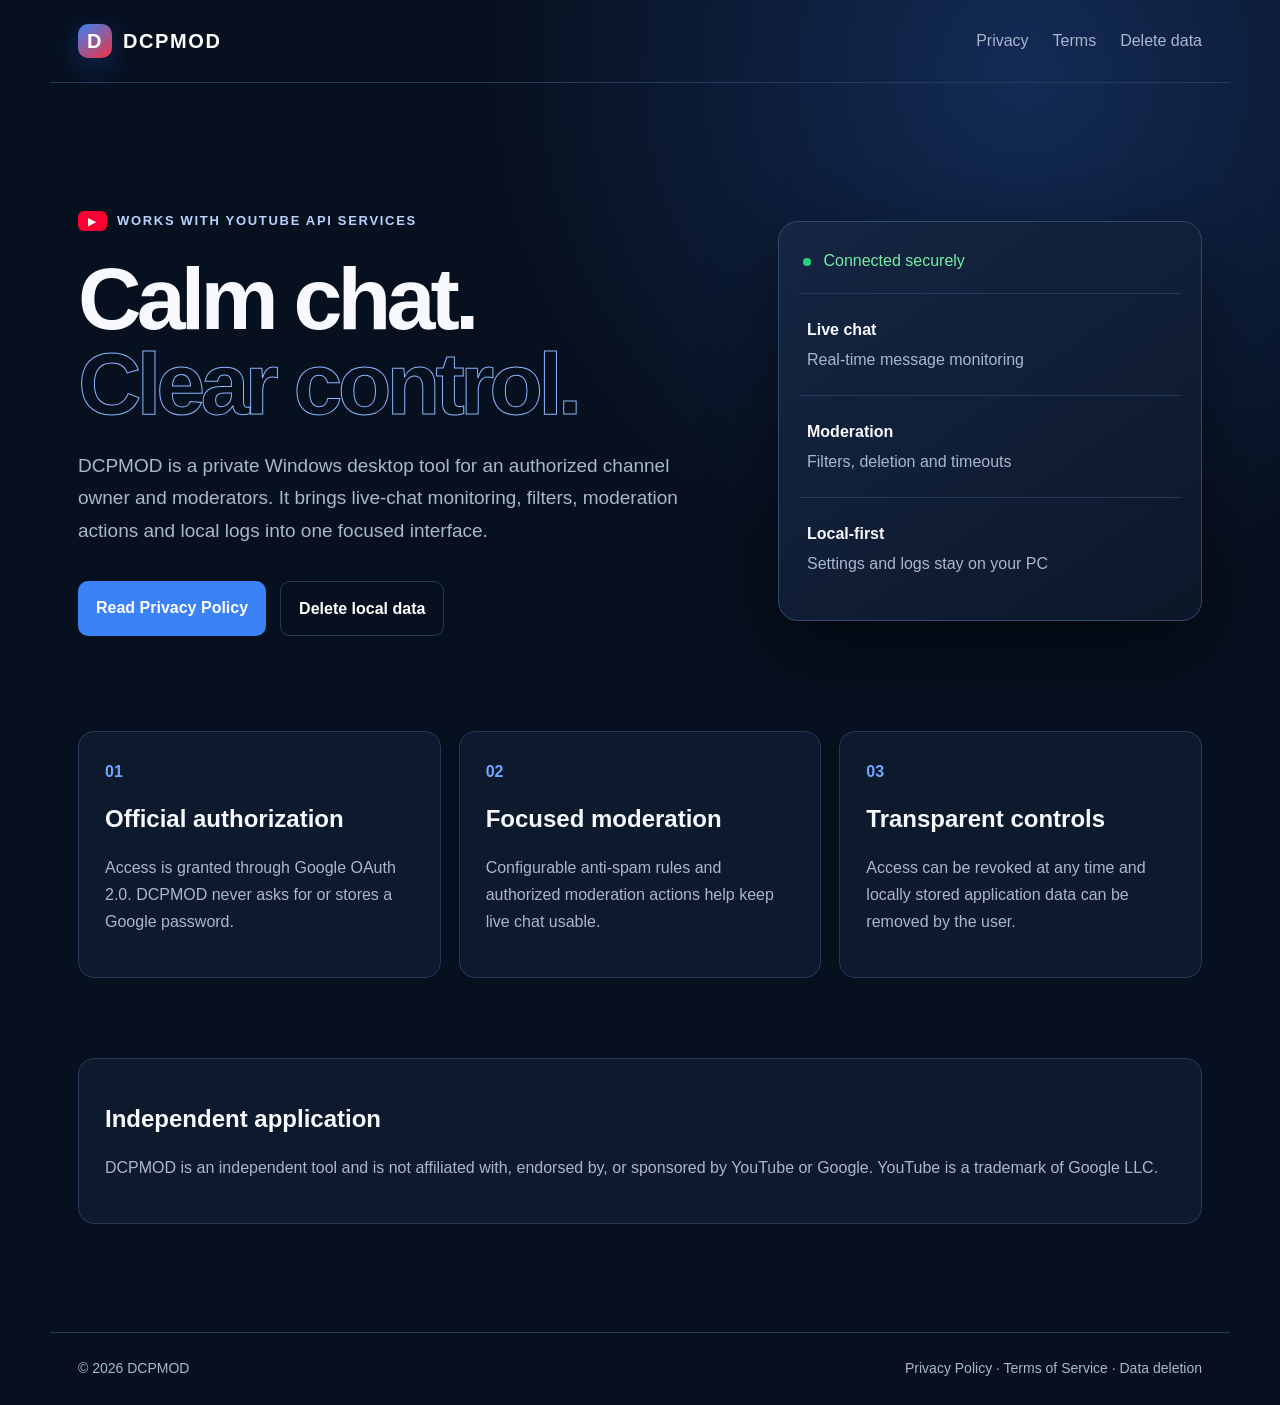
<file: index.html>
<!doctype html>
<html lang="en"><head><meta charset="utf-8"><meta name="viewport" content="width=device-width,initial-scale=1"><meta name="description" content="DCPMOD — a private desktop moderation tool for live chat."><title>DCPMOD — Live Chat Moderation</title><link rel="stylesheet" href="styles.css"></head>
<body><header class="nav"><a class="brand" href="index.html"><span class="shield">D</span>DCPMOD</a><nav><a href="privacy.html">Privacy</a><a href="terms.html">Terms</a><a href="data-deletion.html">Delete data</a></nav></header>
<main><section class="hero"><div><span class="eyebrow"><span class="yt-icon">▶</span> Works with YouTube API Services</span><h1>Calm chat.<br><span>Clear control.</span></h1><p>DCPMOD is a private Windows desktop tool for an authorized channel owner and moderators. It brings live-chat monitoring, filters, moderation actions and local logs into one focused interface.</p><div class="actions"><a class="button" href="privacy.html">Read Privacy Policy</a><a class="button secondary" href="data-deletion.html">Delete local data</a></div></div><div class="panel"><div class="panel-top"><span class="dot"></span> Connected securely</div><div class="message"><b>Live chat</b><span>Real-time message monitoring</span></div><div class="message"><b>Moderation</b><span>Filters, deletion and timeouts</span></div><div class="message"><b>Local-first</b><span>Settings and logs stay on your PC</span></div></div></section>
<section class="features"><article><span>01</span><h2>Official authorization</h2><p>Access is granted through Google OAuth 2.0. DCPMOD never asks for or stores a Google password.</p></article><article><span>02</span><h2>Focused moderation</h2><p>Configurable anti-spam rules and authorized moderation actions help keep live chat usable.</p></article><article><span>03</span><h2>Transparent controls</h2><p>Access can be revoked at any time and locally stored application data can be removed by the user.</p></article></section>
<section class="notice"><h2>Independent application</h2><p>DCPMOD is an independent tool and is not affiliated with, endorsed by, or sponsored by YouTube or Google. YouTube is a trademark of Google LLC.</p></section></main>
<footer><span>© 2026 DCPMOD</span><span><a href="privacy.html">Privacy Policy</a> · <a href="terms.html">Terms of Service</a> · <a href="data-deletion.html">Data deletion</a></span></footer></body></html>
</file>
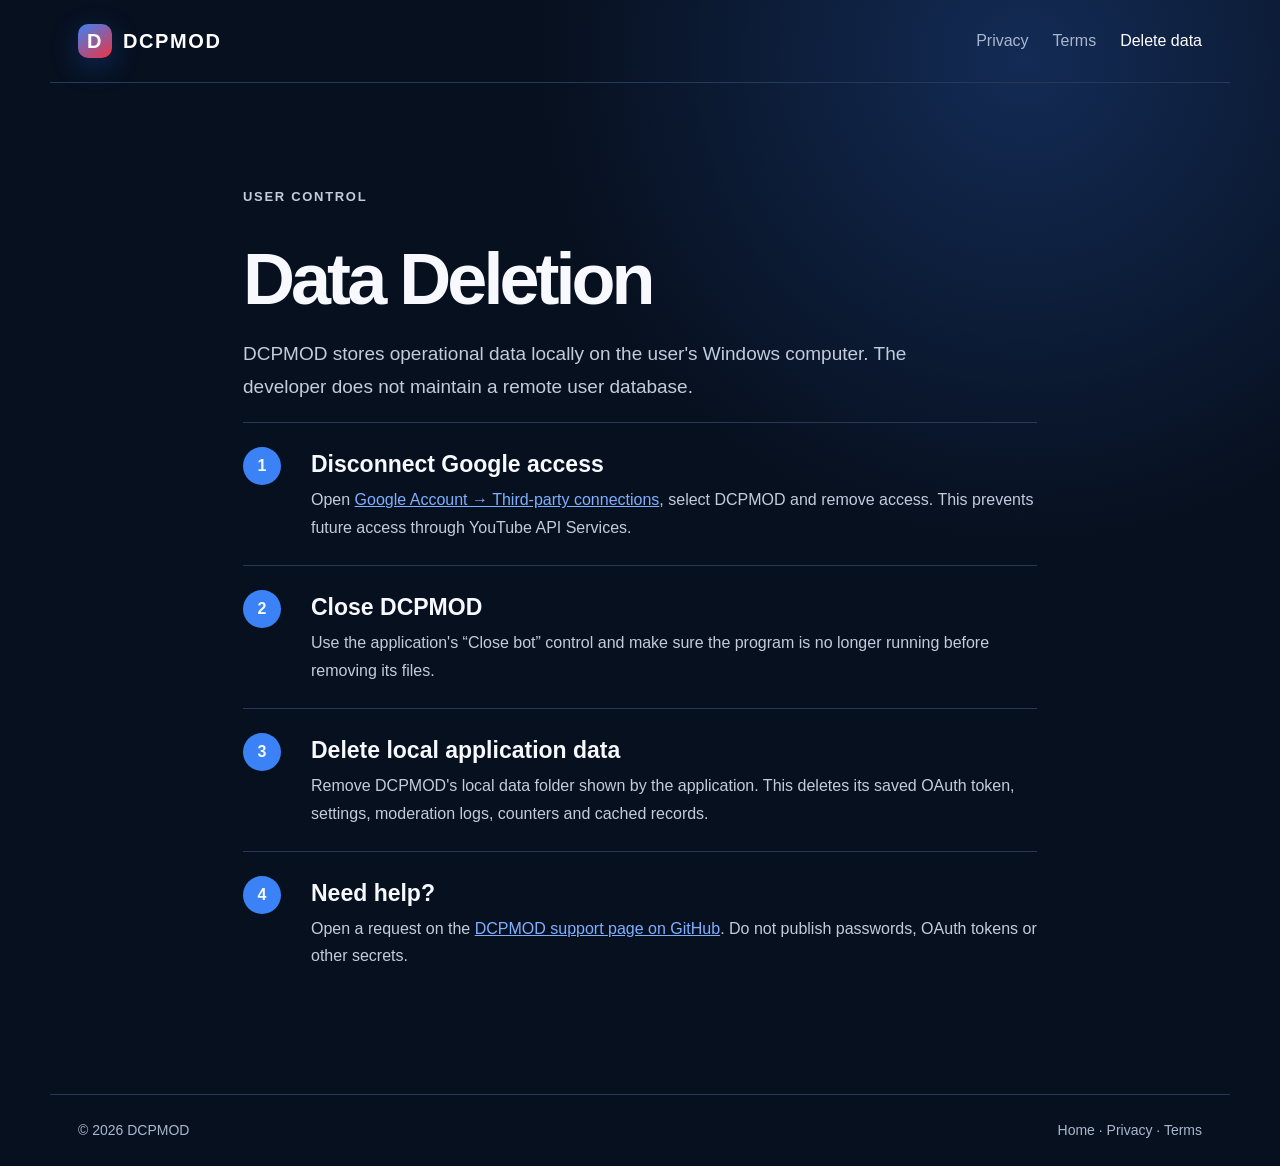
<file: data-deletion.html>
<!doctype html><html lang="en"><head><meta charset="utf-8"><meta name="viewport" content="width=device-width,initial-scale=1"><title>Data Deletion — DCPMOD</title><link rel="stylesheet" href="styles.css"></head><body><header class="nav"><a class="brand" href="index.html"><span class="shield">D</span>DCPMOD</a><nav><a href="privacy.html">Privacy</a><a href="terms.html">Terms</a><a class="active" href="data-deletion.html">Delete data</a></nav></header><main class="document"><p class="eyebrow">User control</p><h1>Data Deletion</h1><p class="lead">DCPMOD stores operational data locally on the user's Windows computer. The developer does not maintain a remote user database.</p><div class="steps"><section><b>1</b><div><h2>Disconnect Google access</h2><p>Open <a href="https://myaccount.google.com/connections">Google Account → Third-party connections</a>, select DCPMOD and remove access. This prevents future access through YouTube API Services.</p></div></section><section><b>2</b><div><h2>Close DCPMOD</h2><p>Use the application's “Close bot” control and make sure the program is no longer running before removing its files.</p></div></section><section><b>3</b><div><h2>Delete local application data</h2><p>Remove DCPMOD's local data folder shown by the application. This deletes its saved OAuth token, settings, moderation logs, counters and cached records.</p></div></section><section><b>4</b><div><h2>Need help?</h2><p>Open a request on the <a href="https://github.com/stingrey1994/dcpmod-site/issues">DCPMOD support page on GitHub</a>. Do not publish passwords, OAuth tokens or other secrets.</p></div></section></div></main><footer><span>© 2026 DCPMOD</span><span><a href="index.html">Home</a> · <a href="privacy.html">Privacy</a> · <a href="terms.html">Terms</a></span></footer></body></html>
</file>
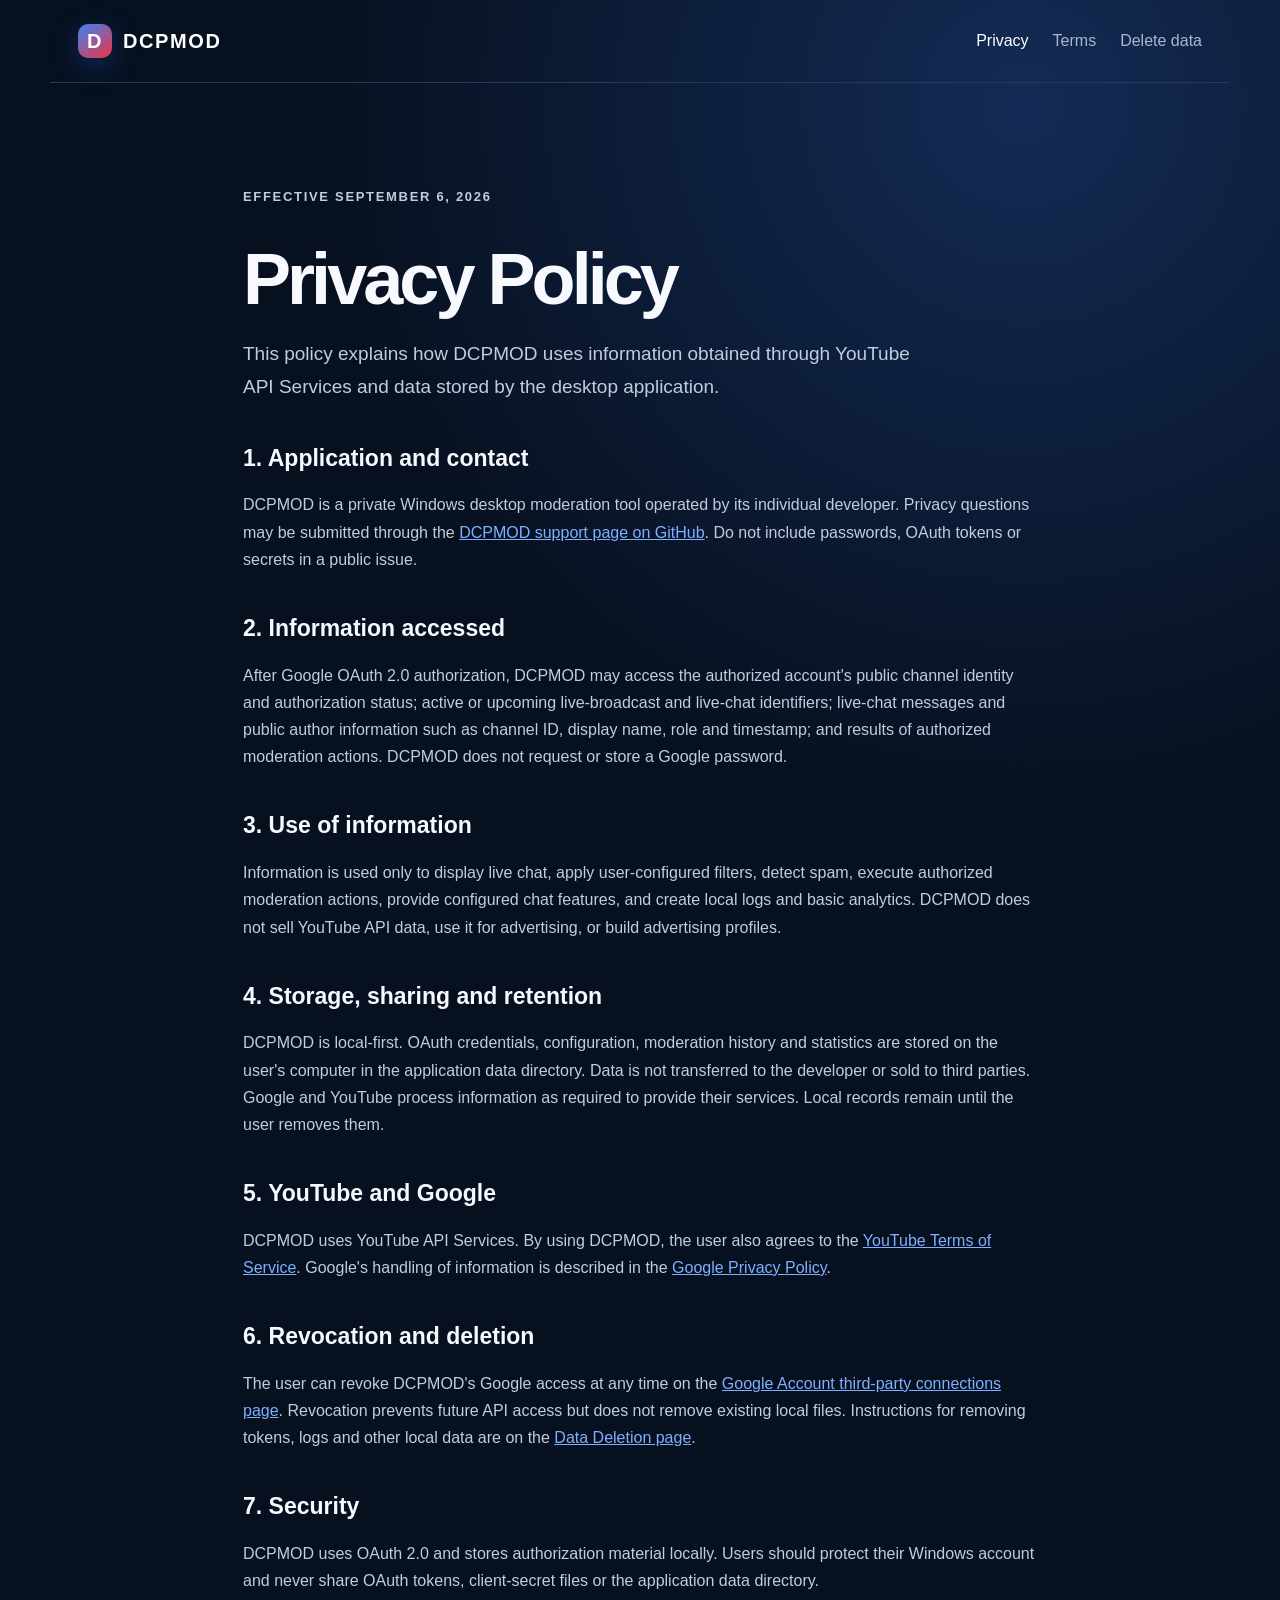
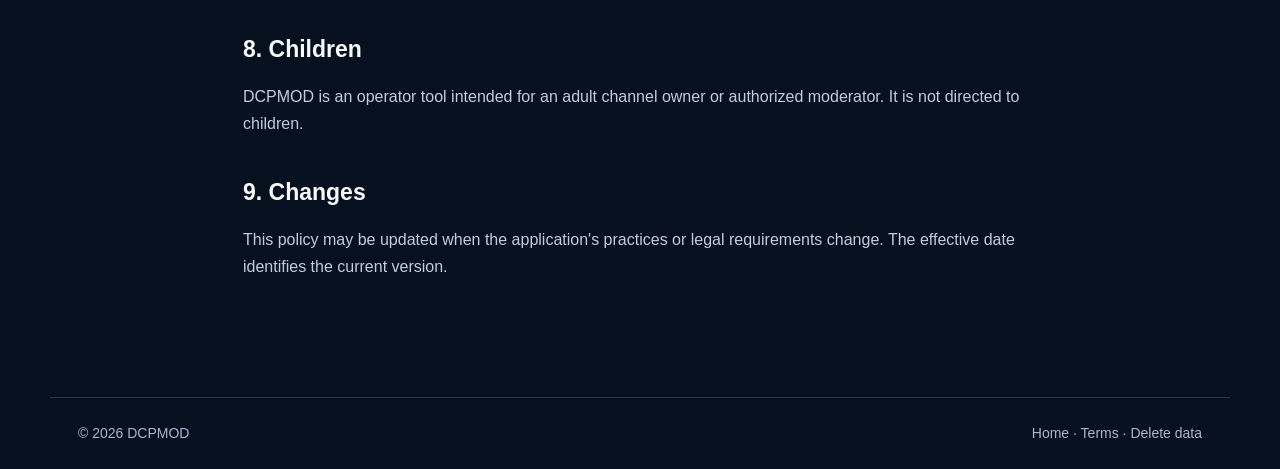
<file: privacy.html>
<!doctype html><html lang="en"><head><meta charset="utf-8"><meta name="viewport" content="width=device-width,initial-scale=1"><title>Privacy Policy — DCPMOD</title><link rel="stylesheet" href="styles.css"></head><body><header class="nav"><a class="brand" href="index.html"><span class="shield">D</span>DCPMOD</a><nav><a class="active" href="privacy.html">Privacy</a><a href="terms.html">Terms</a><a href="data-deletion.html">Delete data</a></nav></header><main class="document"><p class="eyebrow">Effective September 6, 2026</p><h1>Privacy Policy</h1><p class="lead">This policy explains how DCPMOD uses information obtained through YouTube API Services and data stored by the desktop application.</p><h2>1. Application and contact</h2><p>DCPMOD is a private Windows desktop moderation tool operated by its individual developer. Privacy questions may be submitted through the <a href="https://github.com/stingrey1994/dcpmod-site/issues">DCPMOD support page on GitHub</a>. Do not include passwords, OAuth tokens or secrets in a public issue.</p><h2>2. Information accessed</h2><p>After Google OAuth 2.0 authorization, DCPMOD may access the authorized account's public channel identity and authorization status; active or upcoming live-broadcast and live-chat identifiers; live-chat messages and public author information such as channel ID, display name, role and timestamp; and results of authorized moderation actions. DCPMOD does not request or store a Google password.</p><h2>3. Use of information</h2><p>Information is used only to display live chat, apply user-configured filters, detect spam, execute authorized moderation actions, provide configured chat features, and create local logs and basic analytics. DCPMOD does not sell YouTube API data, use it for advertising, or build advertising profiles.</p><h2>4. Storage, sharing and retention</h2><p>DCPMOD is local-first. OAuth credentials, configuration, moderation history and statistics are stored on the user's computer in the application data directory. Data is not transferred to the developer or sold to third parties. Google and YouTube process information as required to provide their services. Local records remain until the user removes them.</p><h2>5. YouTube and Google</h2><p>DCPMOD uses YouTube API Services. By using DCPMOD, the user also agrees to the <a href="https://www.youtube.com/t/terms">YouTube Terms of Service</a>. Google's handling of information is described in the <a href="https://policies.google.com/privacy">Google Privacy Policy</a>.</p><h2>6. Revocation and deletion</h2><p>The user can revoke DCPMOD's Google access at any time on the <a href="https://myaccount.google.com/connections">Google Account third-party connections page</a>. Revocation prevents future API access but does not remove existing local files. Instructions for removing tokens, logs and other local data are on the <a href="data-deletion.html">Data Deletion page</a>.</p><h2>7. Security</h2><p>DCPMOD uses OAuth 2.0 and stores authorization material locally. Users should protect their Windows account and never share OAuth tokens, client-secret files or the application data directory.</p><h2>8. Children</h2><p>DCPMOD is an operator tool intended for an adult channel owner or authorized moderator. It is not directed to children.</p><h2>9. Changes</h2><p>This policy may be updated when the application's practices or legal requirements change. The effective date identifies the current version.</p></main><footer><span>© 2026 DCPMOD</span><span><a href="index.html">Home</a> · <a href="terms.html">Terms</a> · <a href="data-deletion.html">Delete data</a></span></footer></body></html>
</file>
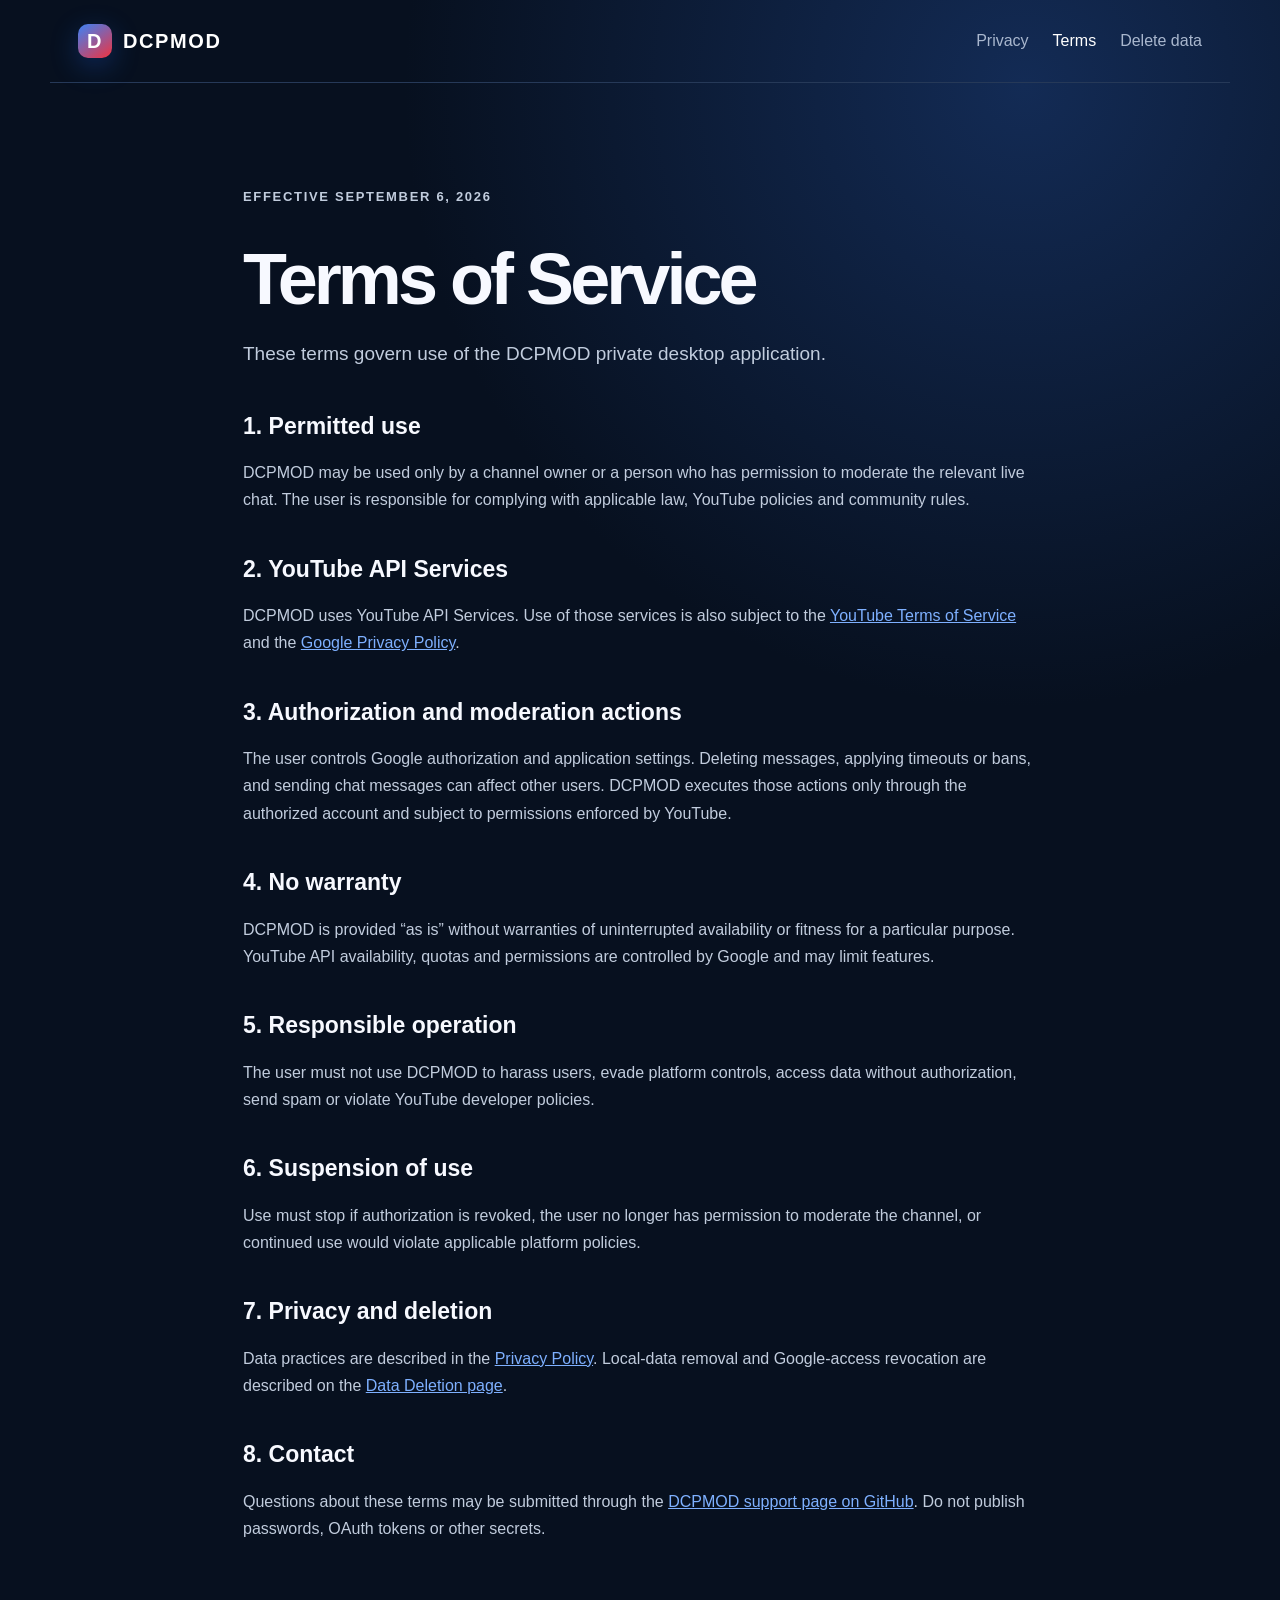
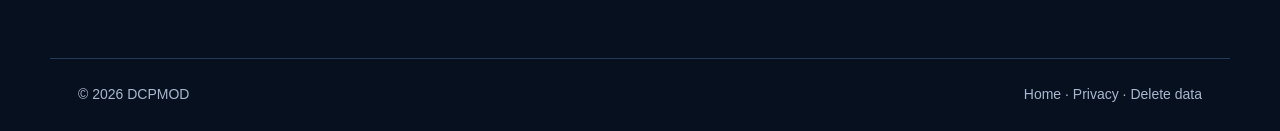
<file: terms.html>
<!doctype html><html lang="en"><head><meta charset="utf-8"><meta name="viewport" content="width=device-width,initial-scale=1"><title>Terms of Service — DCPMOD</title><link rel="stylesheet" href="styles.css"></head><body><header class="nav"><a class="brand" href="index.html"><span class="shield">D</span>DCPMOD</a><nav><a href="privacy.html">Privacy</a><a class="active" href="terms.html">Terms</a><a href="data-deletion.html">Delete data</a></nav></header><main class="document"><p class="eyebrow">Effective September 6, 2026</p><h1>Terms of Service</h1><p class="lead">These terms govern use of the DCPMOD private desktop application.</p><h2>1. Permitted use</h2><p>DCPMOD may be used only by a channel owner or a person who has permission to moderate the relevant live chat. The user is responsible for complying with applicable law, YouTube policies and community rules.</p><h2>2. YouTube API Services</h2><p>DCPMOD uses YouTube API Services. Use of those services is also subject to the <a href="https://www.youtube.com/t/terms">YouTube Terms of Service</a> and the <a href="https://policies.google.com/privacy">Google Privacy Policy</a>.</p><h2>3. Authorization and moderation actions</h2><p>The user controls Google authorization and application settings. Deleting messages, applying timeouts or bans, and sending chat messages can affect other users. DCPMOD executes those actions only through the authorized account and subject to permissions enforced by YouTube.</p><h2>4. No warranty</h2><p>DCPMOD is provided “as is” without warranties of uninterrupted availability or fitness for a particular purpose. YouTube API availability, quotas and permissions are controlled by Google and may limit features.</p><h2>5. Responsible operation</h2><p>The user must not use DCPMOD to harass users, evade platform controls, access data without authorization, send spam or violate YouTube developer policies.</p><h2>6. Suspension of use</h2><p>Use must stop if authorization is revoked, the user no longer has permission to moderate the channel, or continued use would violate applicable platform policies.</p><h2>7. Privacy and deletion</h2><p>Data practices are described in the <a href="privacy.html">Privacy Policy</a>. Local-data removal and Google-access revocation are described on the <a href="data-deletion.html">Data Deletion page</a>.</p><h2>8. Contact</h2><p>Questions about these terms may be submitted through the <a href="https://github.com/stingrey1994/dcpmod-site/issues">DCPMOD support page on GitHub</a>. Do not publish passwords, OAuth tokens or other secrets.</p></main><footer><span>© 2026 DCPMOD</span><span><a href="index.html">Home</a> · <a href="privacy.html">Privacy</a> · <a href="data-deletion.html">Delete data</a></span></footer></body></html>
</file>
<file: styles.css>
:root{--bg:#07101f;--panel:#101d33;--line:#263958;--text:#f7f9ff;--muted:#a9b7ce;--blue:#3b82f6;--red:#ef3340;--white:#fff}*{box-sizing:border-box}html{scroll-behavior:smooth}body{margin:0;background:radial-gradient(circle at 80% 5%,#132b55 0,transparent 32%),var(--bg);color:var(--text);font:16px/1.7 Inter,Segoe UI,Arial,sans-serif}.nav,footer{max-width:1180px;margin:auto;padding:24px 28px;display:flex;justify-content:space-between;align-items:center}.nav{border-bottom:1px solid var(--line)}.brand{display:flex;gap:11px;align-items:center;color:var(--white);font-size:20px;font-weight:800;letter-spacing:.08em;text-decoration:none}.shield{display:grid;place-items:center;width:34px;height:34px;border-radius:10px;background:linear-gradient(145deg,var(--blue),var(--red));box-shadow:0 8px 28px #1e5fd855}.nav nav{display:flex;gap:24px}.nav nav a,footer a{color:var(--muted);text-decoration:none}.nav nav a:hover,.nav nav a.active,footer a:hover{color:var(--white)}main{max-width:1180px;margin:auto;padding:28px}.hero{min-height:620px;display:grid;grid-template-columns:1.2fr .8fr;gap:64px;align-items:center}.eyebrow{display:inline-flex;align-items:center;gap:10px;color:#b9d2ff;text-transform:uppercase;font-size:13px;font-weight:750;letter-spacing:.13em}.yt-icon{display:grid;place-items:center;width:29px;height:20px;border-radius:6px;background:#ff0033;color:white;font-size:10px}.hero h1,.document h1{font-size:clamp(52px,7vw,88px);line-height:.96;letter-spacing:-.055em;margin:24px 0}.hero h1 span{color:transparent;-webkit-text-stroke:1px #8cb8ff}.hero p,.lead{max-width:680px;color:var(--muted);font-size:19px}.actions{display:flex;gap:14px;margin-top:34px}.button{padding:13px 18px;border-radius:10px;background:var(--blue);color:white;text-decoration:none;font-weight:700}.button.secondary{background:transparent;border:1px solid var(--line)}.panel{background:linear-gradient(145deg,#152643,#0c1729);border:1px solid #31486d;border-radius:20px;padding:20px;box-shadow:0 28px 70px #0007}.panel-top{color:#75eda7;padding:5px 4px 18px}.dot{display:inline-block;width:8px;height:8px;border-radius:50%;background:#29d17d;margin-right:8px}.message{display:grid;gap:3px;border-top:1px solid var(--line);padding:22px 8px}.message span{color:var(--muted)}.features{display:grid;grid-template-columns:repeat(3,1fr);gap:18px}.features article,.notice{background:#0d192d;border:1px solid var(--line);border-radius:16px;padding:26px}.features article>span{color:#70a7ff;font-weight:800}.features h2,.notice h2,.document h2{line-height:1.2}.features p,.notice p{color:var(--muted)}.notice{margin:80px 0}.document{max-width:850px;padding-top:90px;padding-bottom:100px}.document h1{font-size:clamp(46px,7vw,72px)}.document h2{margin-top:42px;font-size:23px}.document p,.document li{color:#c1ccdd}.document a{color:#7eb0ff}.document ul{padding-left:24px}.steps section{display:grid;grid-template-columns:48px 1fr;gap:20px;padding:24px 0;border-top:1px solid var(--line)}.steps section>b{display:grid;place-items:center;width:38px;height:38px;border-radius:50%;background:var(--blue)}.steps h2{margin:4px 0 8px}.steps p{margin:0}footer{border-top:1px solid var(--line);color:var(--muted);font-size:14px}@media(max-width:760px){.nav{align-items:flex-start;gap:20px}.nav nav{gap:10px;flex-wrap:wrap;justify-content:flex-end}.hero{grid-template-columns:1fr;padding:60px 0}.hero h1{font-size:56px}.features{grid-template-columns:1fr}.actions{flex-direction:column}.document{padding-top:60px}.document h1{font-size:48px}footer{align-items:flex-start;gap:16px;flex-direction:column}}
</file>
